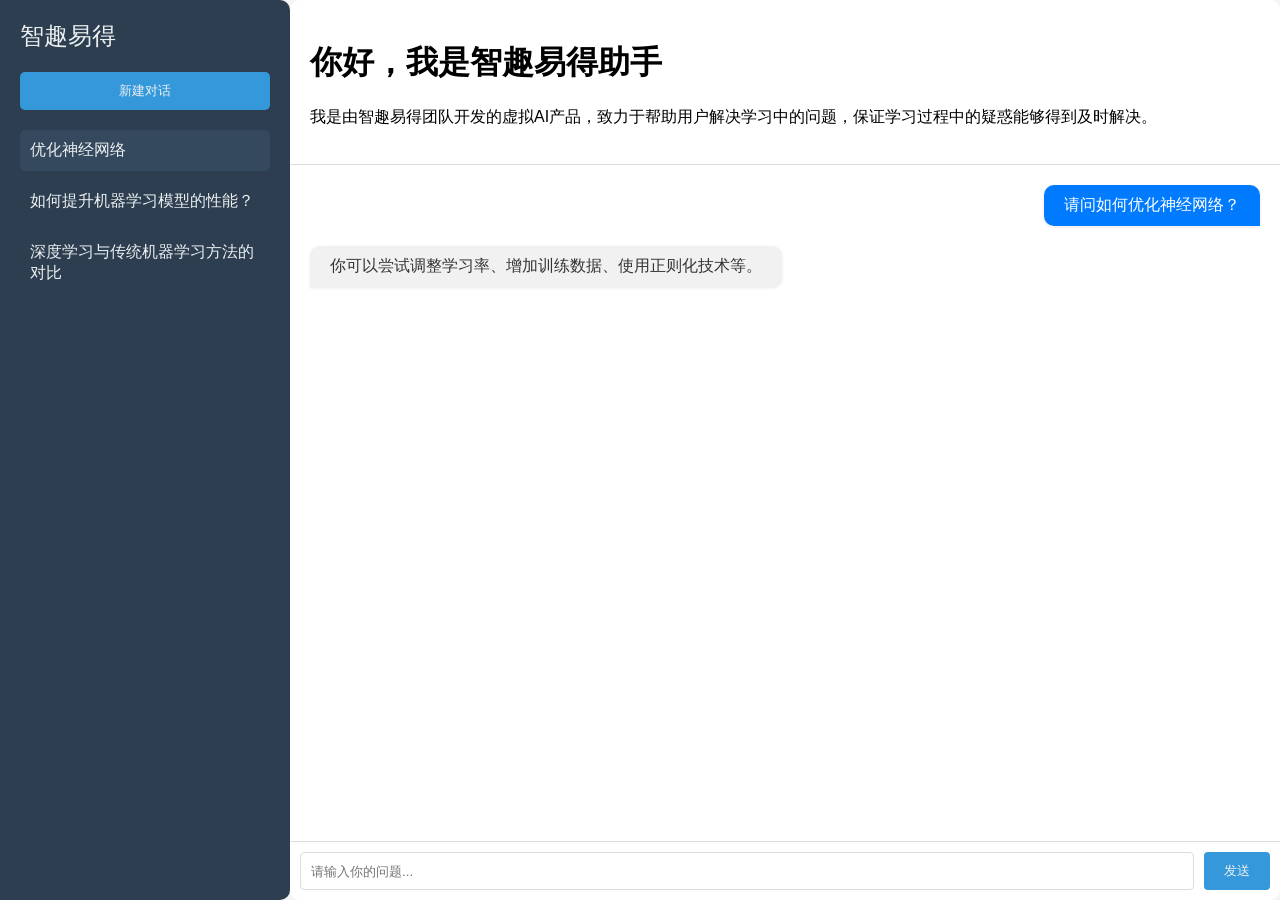
<file: html/llm.html>
<!DOCTYPE html>
<html lang="en">

<head>
  <meta charset="UTF-8">
  <meta name="viewport" content="width=device-width, initial-scale=1.0">
  <title>智趣易得 - AI 聊天助手</title>
  <link rel="stylesheet" href="../css/llm.css">
</head>

<body>
  <div class="chat-container">
    <div class="sidebar">
      <div class="logo">智趣易得</div>
      <button class="new-chat">新建对话</button>
      <div class="chat-list">
        <div class="chat-item active">优化神经网络</div>
        <div class="chat-item">如何提升机器学习模型的性能？</div>
        <div class="chat-item">深度学习与传统机器学习方法的对比</div>
      </div>
    </div>
    <div class="chat-window">
      <div class="chat-header">
        <h1>你好，我是智趣易得助手</h1>
        <p>我是由智趣易得团队开发的虚拟AI产品，致力于帮助用户解决学习中的问题，保证学习过程中的疑惑能够得到及时解决。</p>
      </div>
      <div class="chat-body">
        <div class="chat-message user-message">请问如何优化神经网络？</div>
        <div class="chat-message bot-message">你可以尝试调整学习率、增加训练数据、使用正则化技术等。</div>
      </div>
      <div class="chat-input">
        <input type="text" placeholder="请输入你的问题...">
        <button type="button">发送</button>
      </div>
    </div>
  </div>
  <script src="../js/llm.js"></script>
</body>

</html>
</file>
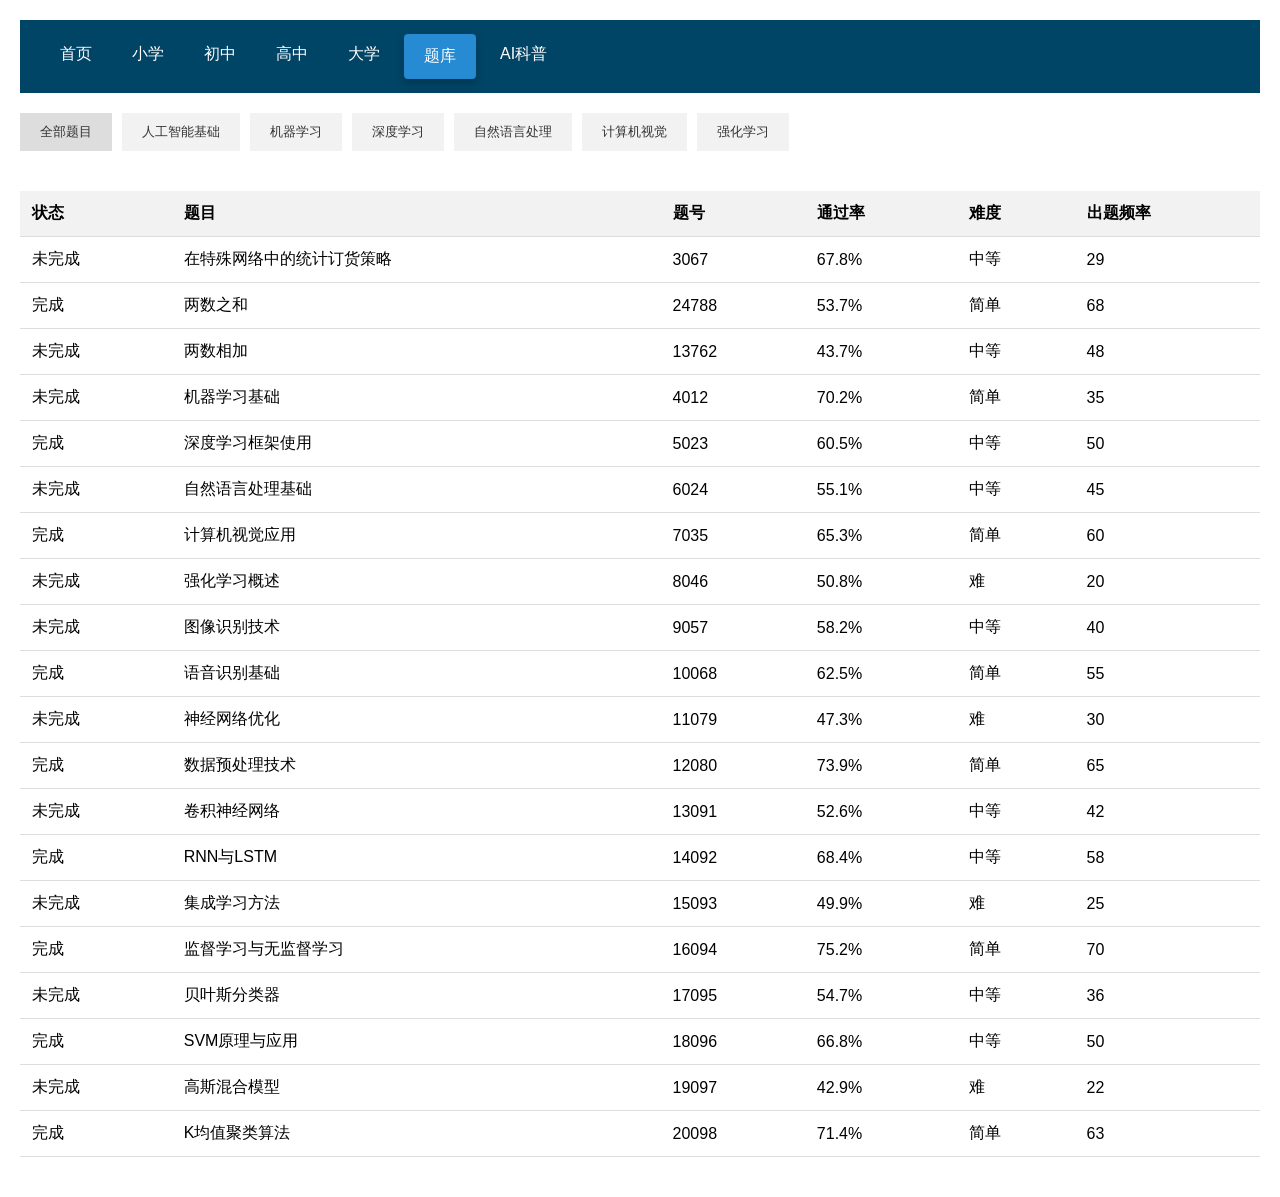
<file: html/question-bank.html>
<!DOCTYPE html>
<html lang="en">

<head>
  <meta charset="UTF-8">
  <meta name="viewport" content="width=device-width, initial-scale=1.0">
  <link rel="stylesheet" href="../css/question-bank.css">
  <title>题库</title>
</head>

<body>
  <div class="container">
    <div class="navbar">
      <a href="/">首页</a>
      <a href="../index.html">小学</a>
      <a href="#middle">初中</a>
      <a href="#high">高中</a>
      <a href="#university">大学</a>
      <a href="./html/question-bank.html" class="active">题库</a>
      <a href="http://36.137.129.201:2003">AI科普</a>
    </div>
    <div class="filter-bar">
      <button class="filter-button" id="dafult">全部题目</button>
      <button class="filter-button">人工智能基础</button>
      <button class="filter-button">机器学习</button>
      <button class="filter-button">深度学习</button>
      <button class="filter-button">自然语言处理</button>
      <button class="filter-button">计算机视觉</button>
      <button class="filter-button">强化学习</button>
    </div>
    <div class="table-container">
      <table>
        <thead>
          <tr>
            <th>状态</th>
            <th>题目</th>
            <th>题号</th>
            <th>通过率</th>
            <th>难度</th>
            <th>出题频率</th>
          </tr>
        </thead>
        <tbody id="question-table">
          <!-- 问题数据将通过JavaScript插入 -->
        </tbody>
      </table>
    </div>
  </div>
  <script src="../js/question-bank.js"></script>
</body>

</html>
</file>
<file: css/llm.css>
body {
  font-family: Arial, sans-serif;
  margin: 0;
  padding: 0;
  display: flex;
  height: 100vh;
  background-color: #f5f5f5;
}

.chat-container {
  display: flex;
  width: 100%;
  height: 100%;
}

.sidebar {
  width: 250px;
  background-color: #2c3e50;
  color: #ecf0f1;
  display: flex;
  flex-direction: column;
  padding: 20px;
  border-radius: 0 10px 10px 0;
  /* 圆角 */
}

.logo {
  font-size: 24px;
  margin-bottom: 20px;
}

.new-chat {
  background-color: #3498db;
  border: none;
  color: #ecf0f1;
  padding: 10px;
  margin-bottom: 20px;
  cursor: pointer;
  border-radius: 5px;
  /* 圆角 */
}

.chat-list {
  flex: 1;
  overflow-y: auto;
}

.chat-item {
  padding: 10px;
  margin-bottom: 10px;
  cursor: pointer;
  border-radius: 5px;
  /* 圆角 */
}

.chat-item.active,
.chat-item:hover {
  background-color: #34495e;
}

.chat-window {
  flex: 1;
  display: flex;
  flex-direction: column;
  background-color: #fff;
  border-radius: 10px;
  /* 圆角 */
}

.chat-header {
  padding: 20px;
  border-bottom: 1px solid #ddd;
  border-radius: 10px 10px 0 0;
  /* 圆角 */
}

.chat-body {
  flex: 1;
  padding: 20px;
  overflow-y: auto;
  display: flex;
  flex-direction: column;
  border-radius: 0 0 10px 10px;
  /* 圆角 */
}

.chat-message {
  margin-bottom: 20px;
  padding: 10px 20px;
  border-radius: 10px;
  /* 圆角 */
  max-width: 60%;
  word-wrap: break-word;
  box-shadow: 0 1px 3px rgba(0, 0, 0, 0.1);
  display: flex;
}

.user-message {
  text-align: right;
  background-color: #007bff;
  color: #fff;
  align-self: flex-end;
  border-radius: 10px 10px 0 10px;
  margin-left: auto;
}

.bot-message {
  text-align: left;
  background-color: #f1f1f1;
  color: #333;
  align-self: flex-start;
  border-radius: 10px 10px 10px 0;
  margin-right: auto;
}

.chat-input {
  display: flex;
  padding: 10px;
  border-top: 1px solid #ddd;
  border-radius: 0 0 10px 10px;
  /* 圆角 */
}

.chat-input input {
  flex: 1;
  padding: 10px;
  border: 1px solid #ddd;
  border-radius: 4px;
  /* 圆角 */
  margin-right: 10px;
  outline: none;
}

.chat-input button {
  background-color: #3498db;
  border: none;
  color: #ecf0f1;
  padding: 10px 20px;
  cursor: pointer;
  border-radius: 4px;
  /* 圆角 */
}
</file>
<file: css/question-bank.css>
body {
  font-family: Arial, sans-serif;
  margin: 0;
  padding: 0;
  box-sizing: border-box;
}

.container {
  padding: 20px;
}

.navbar {
  background-color: #004466;
  overflow: hidden;
  padding: 10px 20px;
}

.navbar a {
  float: left;
  display: block;
  color: #ffffff;
  text-align: center;
  padding: 14px 20px;
  text-decoration: none;
}

.navbar a.active {
  background-color: #268bd2;
  color: white;
  border-radius: 4px;
  padding: 12px 20px;
  margin: 4px;
  box-shadow: 0 4px 8px rgba(0, 0, 0, 0.2);
}

.navbar a:hover {
  background-color: #006d7f;
  color: white;
}

.filter-bar {
  display: flex;
  margin: 20px 0;
}

.filter-button {
  background-color: #f2f2f2;
  border: none;
  color: #333;
  padding: 10px 20px;
  margin-right: 10px;
  cursor: pointer;
}

.filter-button:hover {
  background-color: #ddd;
}

#dafult {
  background-color: #ddd;
}

.table-container {
  overflow-x: auto;
}

table {
  width: 100%;
  border-collapse: collapse;
  margin: 20px 0;
}

th,
td {
  padding: 12px;
  text-align: left;
  border-bottom: 1px solid #ddd;
}

th {
  background-color: #f2f2f2;
}

tr:hover {
  background-color: #f5f5f5;
}
</file>
